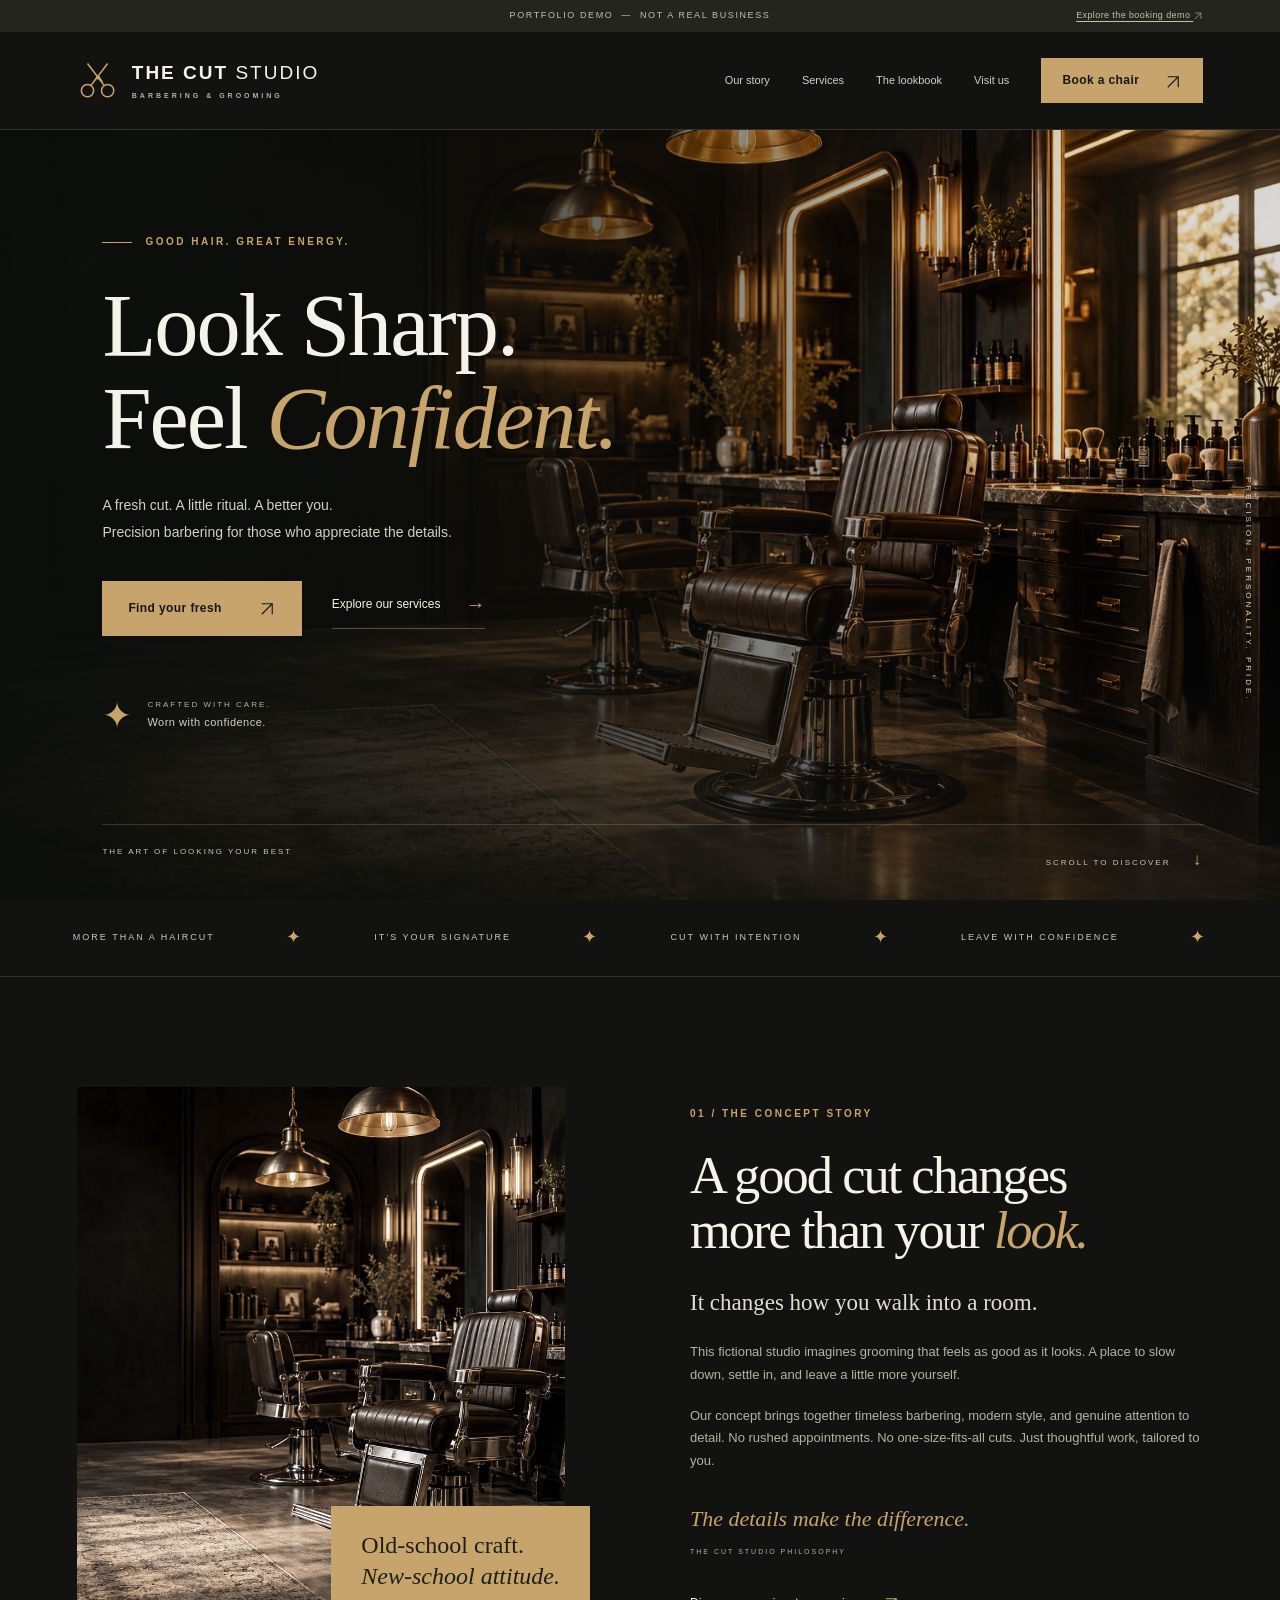
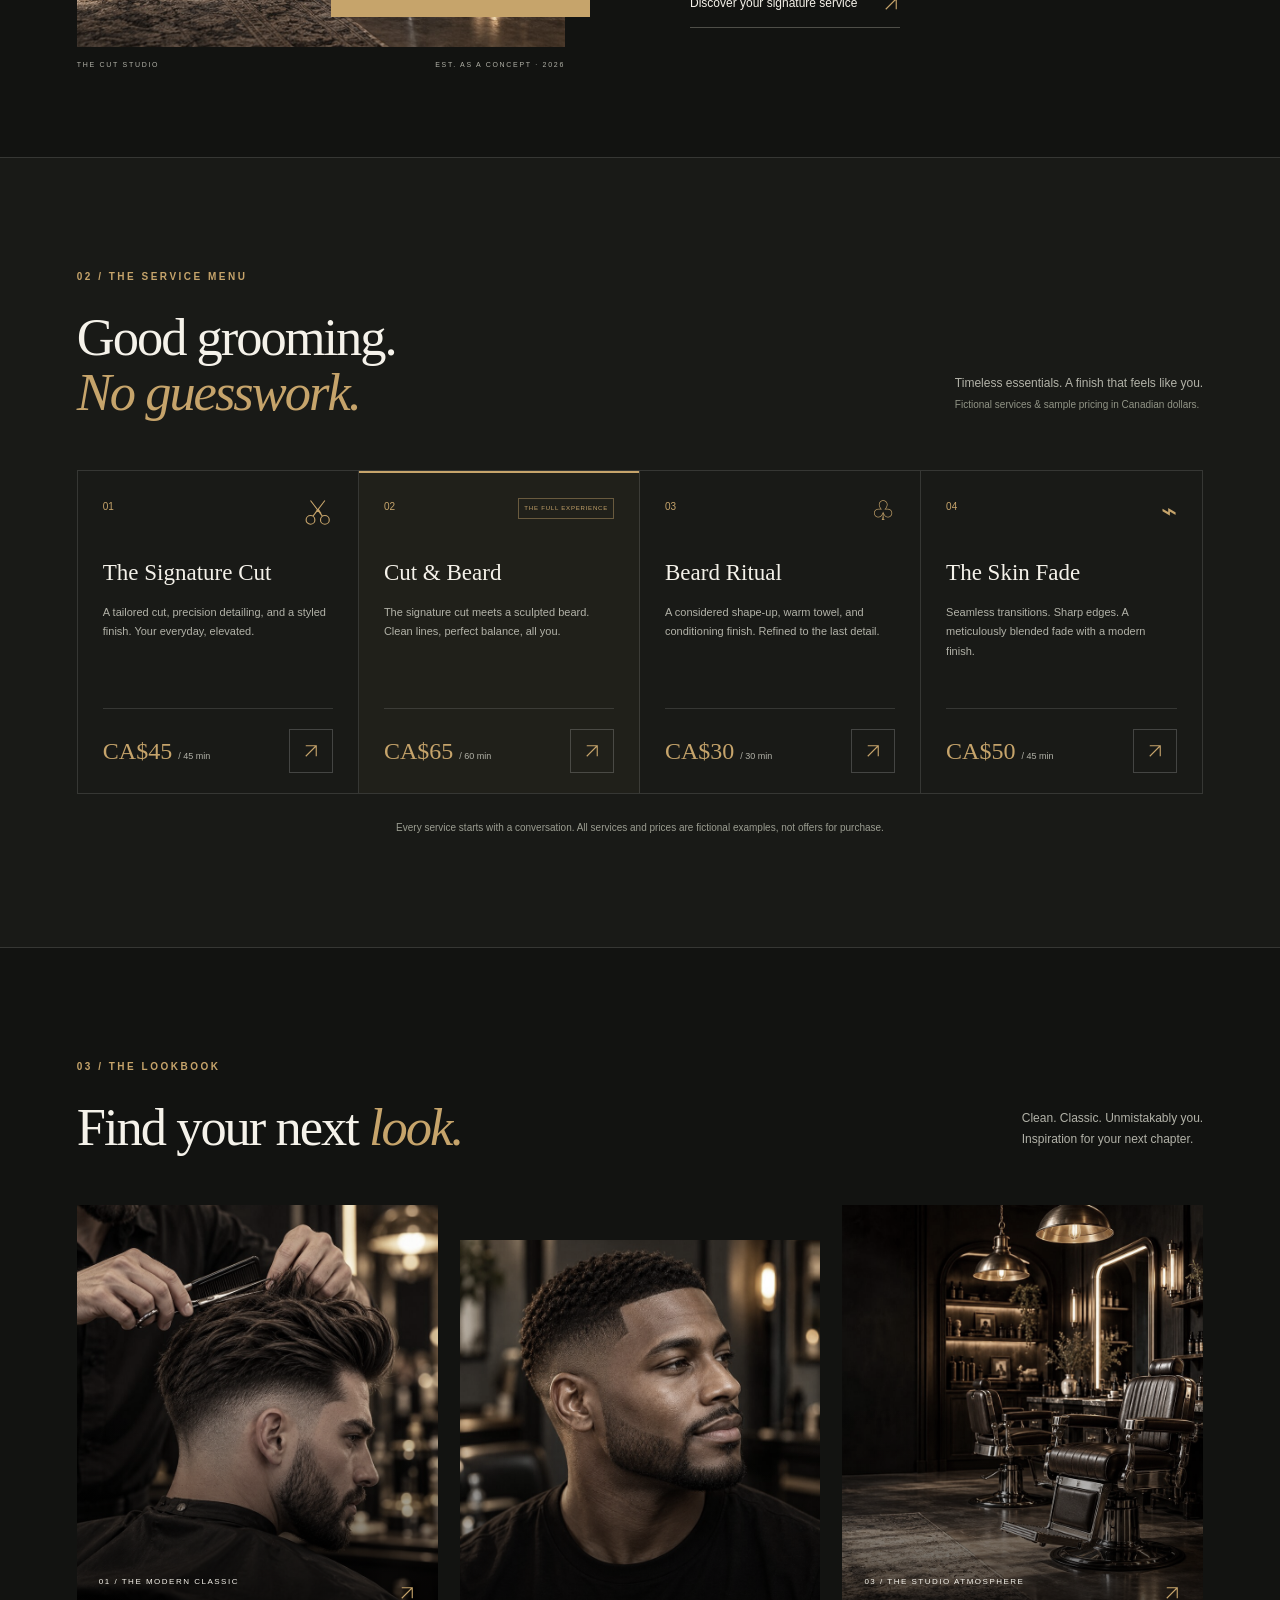
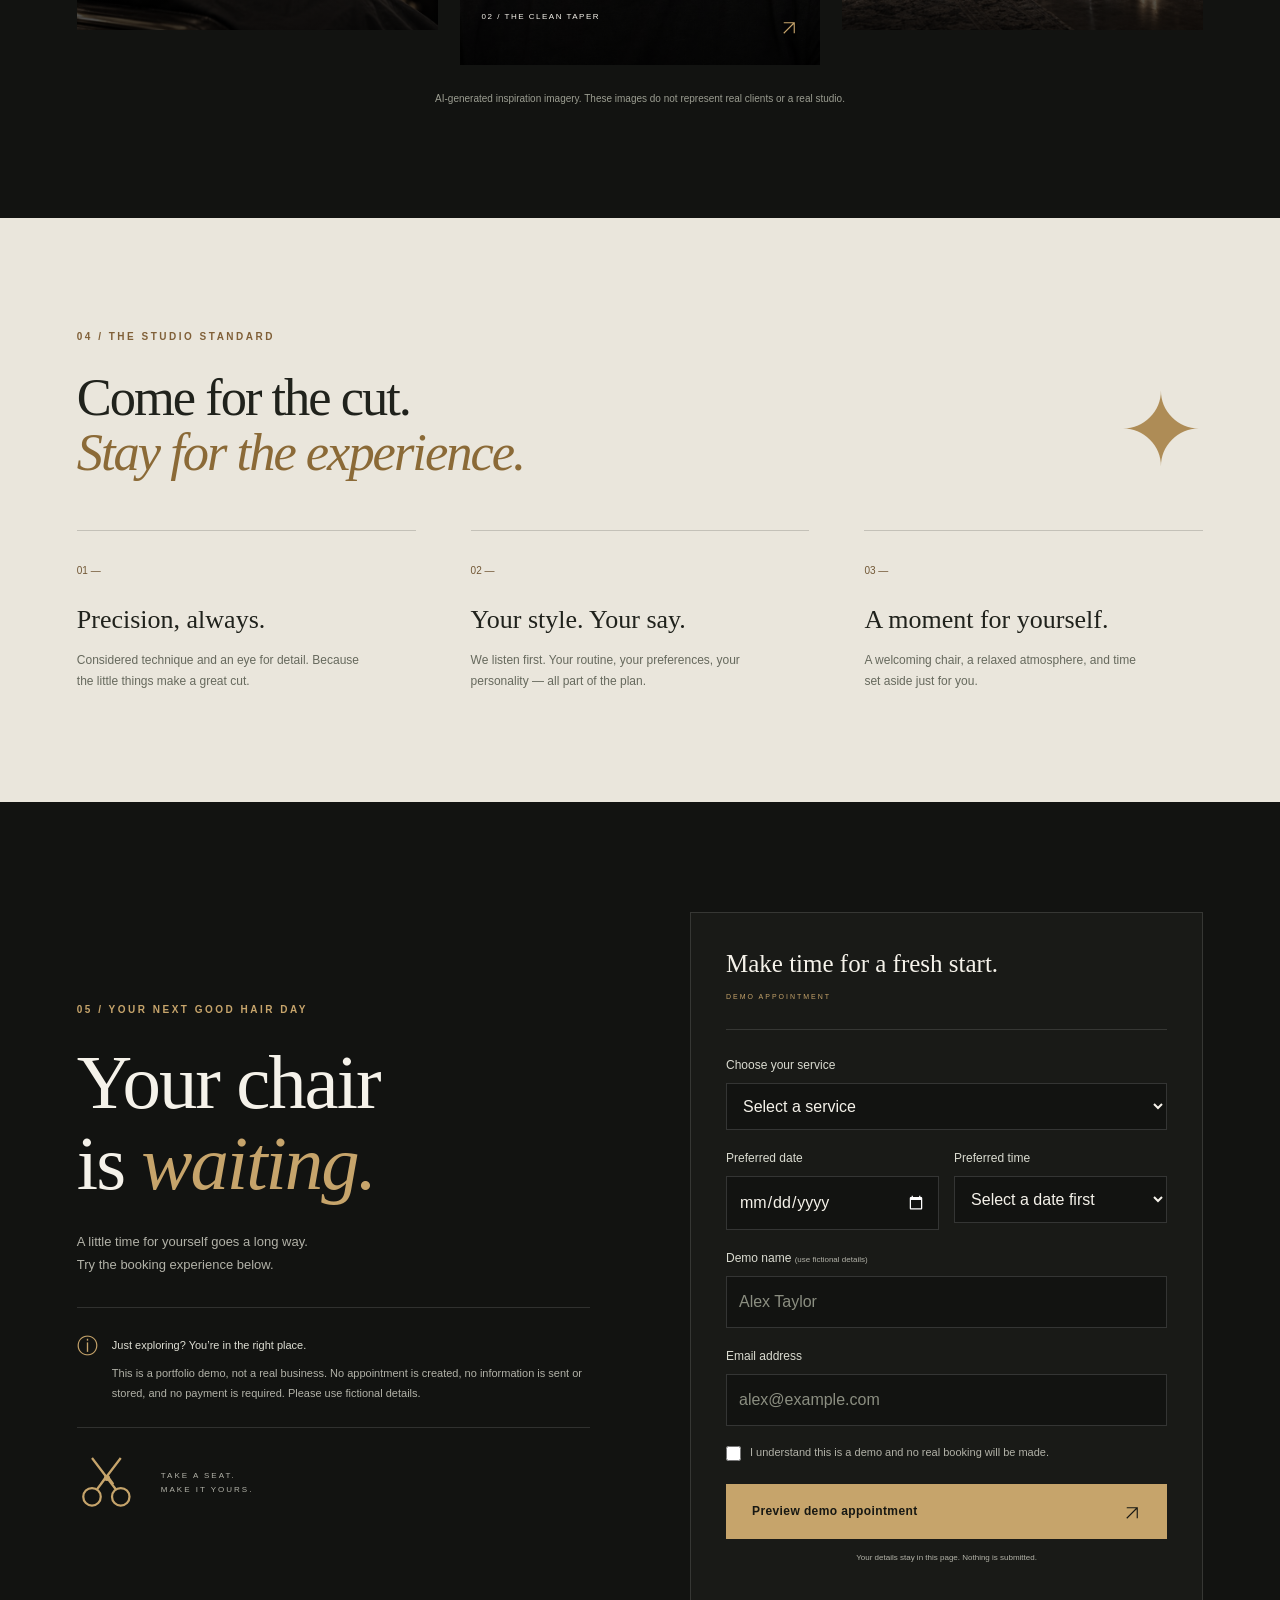
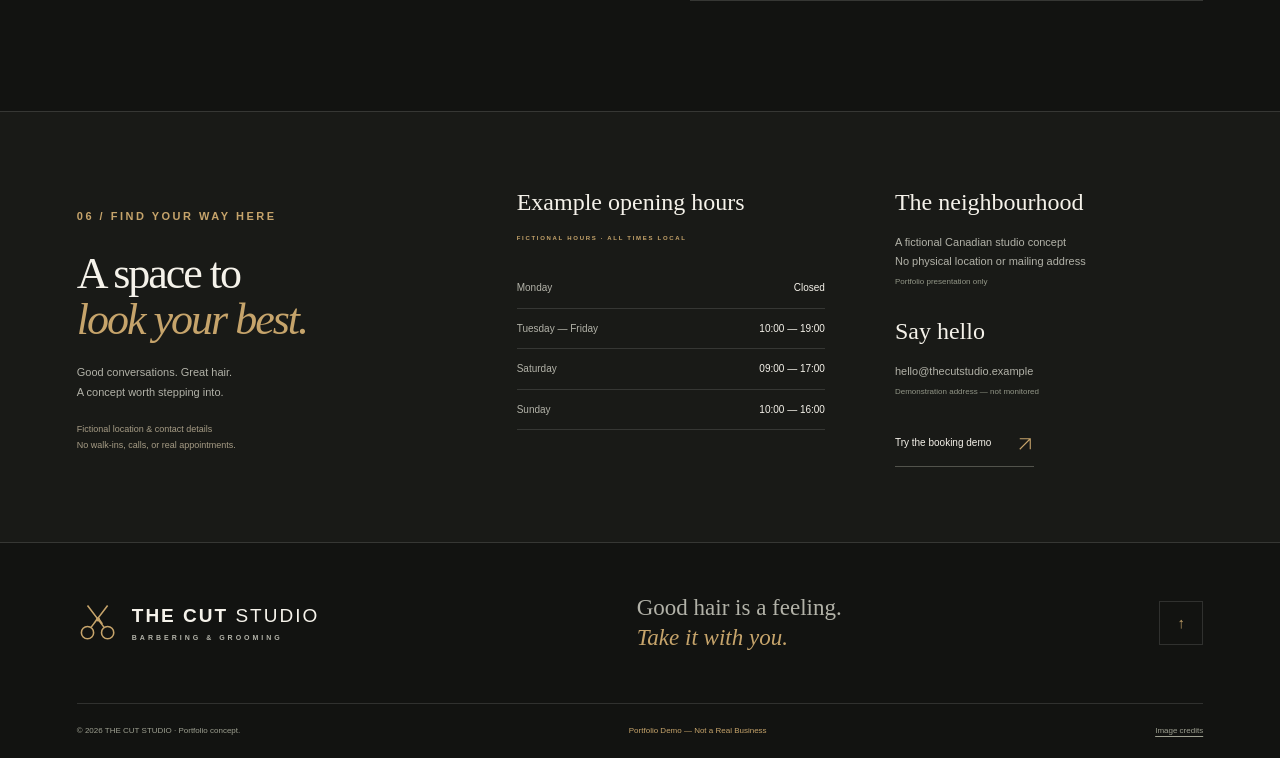
<file: index.html>
<!doctype html>
<html lang="en-CA">
  <head>
    <meta charset="UTF-8" />
    <meta name="viewport" content="width=device-width, initial-scale=1" />
    <title>THE CUT STUDIO — A Cut Above the Ordinary | Portfolio Demo</title>
    <meta
      name="description"
      content="Discover THE CUT STUDIO: a fictional premium barbershop concept. Explore signature cuts, grooming services, and an interactive appointment demo. No real bookings."
    />
    <meta
      http-equiv="Content-Security-Policy"
      content="form-action 'none'; connect-src 'none'; object-src 'none'; base-uri 'self'"
    />
    <link
      rel="preload"
      as="image"
      href="assets/hero.jpg"
      fetchpriority="high"
    />
    <meta
      property="og:url"
      content="https://qitaifeng5-lang.github.io/barbershop-demo/"
    />
    <meta
      property="og:image:alt"
      content="AI-generated luxury barbershop interior for a fictional portfolio concept"
    />
    <meta name="theme-color" content="#121311" />
    <link
      rel="canonical"
      href="https://qitaifeng5-lang.github.io/barbershop-demo/"
    />
    <meta
      property="og:image"
      content="https://qitaifeng5-lang.github.io/barbershop-demo/assets/hero.jpg"
    />
    <meta name="twitter:card" content="summary_large_image" />
    <meta
      property="og:title"
      content="THE CUT STUDIO — Premium Barbershop Portfolio Demo"
    />
    <meta
      property="og:description"
      content="Precision cuts. Considered details. A premium barbershop portfolio demonstration."
    />
    <meta property="og:type" content="website" />
    <link rel="icon" href="assets/favicon.svg" type="image/svg+xml" />
    <link rel="stylesheet" href="styles.css" />
    <script src="script.js" defer></script>
  </head>
  <body>
    <a class="skip-link" href="#main">Skip to content</a>
    <div class="demo-banner">
      PORTFOLIO DEMO <span>—</span> NOT A REAL BUSINESS
      <a href="#booking"
        >Explore the booking demo
        <svg
          class="icon arrow-icon"
          viewBox="0 0 24 24"
          fill="none"
          stroke="currentColor"
          stroke-width="1.5"
          aria-hidden="true"
        >
          <path d="M5 19 19 5M5 5h14v14" /></svg
      ></a>
    </div>
    <header class="site-header">
      <a class="brand" href="#home" aria-label="The Cut Studio home"
        ><span class="brand-icon" aria-hidden="true"
          ><svg
            class="scissors-icon"
            viewBox="0 0 48 48"
            fill="none"
            stroke="currentColor"
            stroke-width="1.8"
            aria-hidden="true"
          >
            <circle cx="12" cy="35" r="7" />
            <circle cx="35" cy="35" r="7" />
            <path d="m16 29 19-25M31 29 12 4M24 18l-5 7m5-7 5 7" />
            <circle cx="24" cy="20" r="1.5" /></svg></span
        ><span
          >THE CUT <b>STUDIO</b><small>BARBERING & GROOMING</small></span
        ></a
      >
      <button
        class="menu-toggle"
        aria-expanded="false"
        aria-controls="navigation"
        aria-label="Open navigation"
      >
        <span></span><span></span>
      </button>
      <nav id="navigation" aria-label="Main navigation">
        <a href="#about">Our story</a><a href="#services">Services</a
        ><a href="#gallery">The lookbook</a><a href="#contact">Visit us</a
        ><a class="button button-small" href="#booking"
          >Book a chair
          <span
            ><svg
              class="icon arrow-icon"
              viewBox="0 0 24 24"
              fill="none"
              stroke="currentColor"
              stroke-width="1.5"
              aria-hidden="true"
            >
              <path d="M5 19 19 5M5 5h14v14" /></svg></span
        ></a>
      </nav>
    </header>
    <main id="main">
      <section id="home" class="hero">
        <div
          class="hero-photo"
          role="img"
          aria-label="A thoughtfully designed barbershop with classic chairs"
        ></div>
        <div class="hero-content">
          <p class="eyebrow">
            <span class="gold-line"></span> GOOD HAIR. GREAT ENERGY.
          </p>
          <h1>Look Sharp.<br />Feel <em>Confident.</em></h1>
          <p class="hero-description">
            A fresh cut. A little ritual. A better you.<br />Precision barbering
            for those who appreciate the details.
          </p>
          <div class="hero-actions">
            <a class="button" href="#booking"
              >Find your fresh
              <span
                ><svg
                  class="icon arrow-icon"
                  viewBox="0 0 24 24"
                  fill="none"
                  stroke="currentColor"
                  stroke-width="1.5"
                  aria-hidden="true"
                >
                  <path d="M5 19 19 5M5 5h14v14" /></svg></span></a
            ><a class="text-link" href="#services"
              >Explore our services <span>→</span></a
            >
          </div>
          <div class="hero-note">
            <span class="seal" aria-hidden="true">✦</span>
            <p>
              CRAFTED WITH CARE.<br /><strong>Worn with confidence.</strong>
            </p>
          </div>
        </div>
        <div class="hero-bottom">
          <span>THE ART OF LOOKING YOUR BEST</span
          ><a href="#about">SCROLL TO DISCOVER <span>↓</span></a>
        </div>
        <span class="hero-side" aria-hidden="true"
          >PRECISION. PERSONALITY. PRIDE.</span
        >
      </section>
      <div class="ticker" aria-hidden="true">
        <span>MORE THAN A HAIRCUT</span><i>✦</i><span>IT’S YOUR SIGNATURE</span
        ><i>✦</i><span>CUT WITH INTENTION</span><i>✦</i
        ><span>LEAVE WITH CONFIDENCE</span><i>✦</i>
      </div>
      <section id="about" class="section about wrap">
        <div class="about-image reveal">
          <img
            src="assets/hero.jpg"
            alt="AI-generated concept of a warm, carefully designed barbershop interior"
            width="1536"
            height="1024"
            loading="lazy"
            decoding="async"
          />
          <div class="image-caption">
            <span>THE CUT STUDIO</span><span>EST. AS A CONCEPT · 2026</span>
          </div>
          <div class="image-tag">
            Old-school craft.<br /><em>New-school attitude.</em>
          </div>
        </div>
        <div class="about-copy reveal">
          <p class="eyebrow">01 / THE CONCEPT STORY</p>
          <h2>A good cut changes<br />more than your <em>look.</em></h2>
          <p class="lead">It changes how you walk into a room.</p>
          <p>
            This fictional studio imagines grooming that feels as good as it
            looks. A place to slow down, settle in, and leave a little more
            yourself.
          </p>
          <p>
            Our concept brings together timeless barbering, modern style, and
            genuine attention to detail. No rushed appointments. No
            one-size-fits-all cuts. Just thoughtful work, tailored to you.
          </p>
          <div class="signature">
            The details make the difference.<span
              >THE CUT STUDIO PHILOSOPHY</span
            >
          </div>
          <a class="text-link" href="#services"
            >Discover your signature service
            <span
              ><svg
                class="icon arrow-icon"
                viewBox="0 0 24 24"
                fill="none"
                stroke="currentColor"
                stroke-width="1.5"
                aria-hidden="true"
              >
                <path d="M5 19 19 5M5 5h14v14" /></svg></span
          ></a>
        </div>
      </section>
      <section id="services" class="section services">
        <div class="wrap">
          <div class="section-heading reveal">
            <div>
              <p class="eyebrow">02 / THE SERVICE MENU</p>
              <h2>Good grooming.<br /><em>No guesswork.</em></h2>
            </div>
            <p>
              Timeless essentials. A finish that feels like you.<br /><span
                >Fictional services & sample pricing in Canadian dollars.</span
              >
            </p>
          </div>
          <div class="service-grid">
            <article class="service-card reveal">
              <div class="service-top">
                <span>01</span
                ><span class="service-symbol" aria-hidden="true"
                  ><svg
                    class="scissors-icon"
                    viewBox="0 0 48 48"
                    fill="none"
                    stroke="currentColor"
                    stroke-width="1.8"
                    aria-hidden="true"
                  >
                    <circle cx="12" cy="35" r="7" />
                    <circle cx="35" cy="35" r="7" />
                    <path d="m16 29 19-25M31 29 12 4M24 18l-5 7m5-7 5 7" />
                    <circle cx="24" cy="20" r="1.5" /></svg
                ></span>
              </div>
              <h3>The Signature Cut</h3>
              <p>
                A tailored cut, precision detailing, and a styled finish. Your
                everyday, elevated.
              </p>
              <div class="service-price">
                <span>CA$45 <small>/ 45 min</small></span
                ><a
                  href="#booking"
                  data-service="signature"
                  aria-label="Try booking The Signature Cut"
                  ><svg
                    class="icon arrow-icon"
                    viewBox="0 0 24 24"
                    fill="none"
                    stroke="currentColor"
                    stroke-width="1.5"
                    aria-hidden="true"
                  >
                    <path d="M5 19 19 5M5 5h14v14" /></svg
                ></a>
              </div>
            </article>
            <article class="service-card featured reveal">
              <div class="service-top">
                <span>02</span><span class="pill">THE FULL EXPERIENCE</span>
              </div>
              <h3>Cut & Beard</h3>
              <p>
                The signature cut meets a sculpted beard. Clean lines, perfect
                balance, all you.
              </p>
              <div class="service-price">
                <span>CA$65 <small>/ 60 min</small></span
                ><a
                  href="#booking"
                  data-service="combo"
                  aria-label="Try booking Cut and Beard"
                  ><svg
                    class="icon arrow-icon"
                    viewBox="0 0 24 24"
                    fill="none"
                    stroke="currentColor"
                    stroke-width="1.5"
                    aria-hidden="true"
                  >
                    <path d="M5 19 19 5M5 5h14v14" /></svg
                ></a>
              </div>
            </article>
            <article class="service-card reveal">
              <div class="service-top">
                <span>03</span
                ><span class="service-symbol" aria-hidden="true">♧</span>
              </div>
              <h3>Beard Ritual</h3>
              <p>
                A considered shape-up, warm towel, and conditioning finish.
                Refined to the last detail.
              </p>
              <div class="service-price">
                <span>CA$30 <small>/ 30 min</small></span
                ><a
                  href="#booking"
                  data-service="beard"
                  aria-label="Try booking Beard Ritual"
                  ><svg
                    class="icon arrow-icon"
                    viewBox="0 0 24 24"
                    fill="none"
                    stroke="currentColor"
                    stroke-width="1.5"
                    aria-hidden="true"
                  >
                    <path d="M5 19 19 5M5 5h14v14" /></svg
                ></a>
              </div>
            </article>
            <article class="service-card reveal">
              <div class="service-top">
                <span>04</span
                ><span class="service-symbol" aria-hidden="true">⌁</span>
              </div>
              <h3>The Skin Fade</h3>
              <p>
                Seamless transitions. Sharp edges. A meticulously blended fade
                with a modern finish.
              </p>
              <div class="service-price">
                <span>CA$50 <small>/ 45 min</small></span
                ><a
                  href="#booking"
                  data-service="fade"
                  aria-label="Try booking The Skin Fade"
                  ><svg
                    class="icon arrow-icon"
                    viewBox="0 0 24 24"
                    fill="none"
                    stroke="currentColor"
                    stroke-width="1.5"
                    aria-hidden="true"
                  >
                    <path d="M5 19 19 5M5 5h14v14" /></svg
                ></a>
              </div>
            </article>
          </div>
          <p class="menu-footnote">
            Every service starts with a conversation. All services and prices
            are fictional examples, not offers for purchase.
          </p>
        </div>
      </section>
      <section id="gallery" class="section wrap">
        <div class="section-heading reveal">
          <div>
            <p class="eyebrow">03 / THE LOOKBOOK</p>
            <h2>Find your next <em>look.</em></h2>
          </div>
          <p>
            Clean. Classic. Unmistakably you.<br />Inspiration for your next
            chapter.
          </p>
        </div>
        <div class="gallery-grid">
          <figure class="gallery-item reveal">
            <img
              src="assets/cut.jpg"
              width="800"
              height="1200"
              loading="lazy"
              decoding="async"
              alt="Precision barbering and a sharply finished haircut"
            />
            <figcaption>
              <span>01 / THE MODERN CLASSIC</span
              ><span
                ><svg
                  class="icon arrow-icon"
                  viewBox="0 0 24 24"
                  fill="none"
                  stroke="currentColor"
                  stroke-width="1.5"
                  aria-hidden="true"
                >
                  <path d="M5 19 19 5M5 5h14v14" /></svg
              ></span>
            </figcaption>
          </figure>
          <figure class="gallery-item reveal">
            <img
              src="assets/detail.jpg"
              width="800"
              height="1200"
              loading="lazy"
              decoding="async"
              alt="AI-generated hairstyle inspiration: a short textured crop with a precise taper and beard"
            />
            <figcaption>
              <span>02 / THE CLEAN TAPER</span
              ><span
                ><svg
                  class="icon arrow-icon"
                  viewBox="0 0 24 24"
                  fill="none"
                  stroke="currentColor"
                  stroke-width="1.5"
                  aria-hidden="true"
                >
                  <path d="M5 19 19 5M5 5h14v14" /></svg
              ></span>
            </figcaption>
          </figure>
          <figure class="gallery-item reveal">
            <img
              src="assets/hero.jpg"
              width="1536"
              height="1024"
              loading="lazy"
              decoding="async"
              alt="Timeless barbershop atmosphere and styling inspiration"
            />
            <figcaption>
              <span>03 / THE STUDIO ATMOSPHERE</span
              ><span
                ><svg
                  class="icon arrow-icon"
                  viewBox="0 0 24 24"
                  fill="none"
                  stroke="currentColor"
                  stroke-width="1.5"
                  aria-hidden="true"
                >
                  <path d="M5 19 19 5M5 5h14v14" /></svg
              ></span>
            </figcaption>
          </figure>
        </div>
        <p class="menu-footnote">
          AI-generated inspiration imagery. These images do not represent real
          clients or a real studio.
        </p>
      </section>
      <section class="section difference">
        <div class="wrap">
          <div class="section-heading reveal">
            <div>
              <p class="eyebrow">04 / THE STUDIO STANDARD</p>
              <h2>Come for the cut.<br /><em>Stay for the experience.</em></h2>
            </div>
            <span class="large-star" aria-hidden="true">✦</span>
          </div>
          <div class="values">
            <article class="reveal">
              <span>01 —</span>
              <h3>Precision, always.</h3>
              <p>
                Considered technique and an eye for detail. Because the little
                things make a great cut.
              </p>
            </article>
            <article class="reveal">
              <span>02 —</span>
              <h3>Your style. Your say.</h3>
              <p>
                We listen first. Your routine, your preferences, your
                personality — all part of the plan.
              </p>
            </article>
            <article class="reveal">
              <span>03 —</span>
              <h3>A moment for yourself.</h3>
              <p>
                A welcoming chair, a relaxed atmosphere, and time set aside just
                for you.
              </p>
            </article>
          </div>
        </div>
      </section>
      <section id="booking" class="section wrap booking">
        <div class="booking-copy reveal">
          <p class="eyebrow">05 / YOUR NEXT GOOD HAIR DAY</p>
          <h2>Your chair <br />is <em>waiting.</em></h2>
          <p>
            A little time for yourself goes a long way.<br />Try the booking
            experience below.
          </p>
          <div class="demo-callout">
            <span aria-hidden="true">ⓘ</span>
            <div>
              <strong>Just exploring? You’re in the right place.</strong>
              <p>
                This is a portfolio demo, not a real business. No appointment is
                created, no information is sent or stored, and no payment is
                required. Please use fictional details.
              </p>
            </div>
          </div>
          <div class="booking-decoration" aria-hidden="true">
            <svg
              class="scissors-icon"
              viewBox="0 0 48 48"
              fill="none"
              stroke="currentColor"
              stroke-width="1.8"
              aria-hidden="true"
            >
              <circle cx="12" cy="35" r="7" />
              <circle cx="35" cy="35" r="7" />
              <path d="m16 29 19-25M31 29 12 4M24 18l-5 7m5-7 5 7" />
              <circle cx="24" cy="20" r="1.5" />
            </svg>
            <span>TAKE A SEAT.<br />MAKE IT YOURS.</span>
          </div>
        </div>
        <form
          method="dialog"
          id="booking-form"
          class="booking-form reveal"
          novalidate
        >
          <div class="form-heading">
            <h3>Make time for a fresh start.</h3>
            <span>DEMO APPOINTMENT</span>
          </div>
          <div class="field">
            <label for="service">Choose your service</label
            ><select id="service" name="service" required>
              <option value="">Select a service</option>
              <option value="signature">
                The Signature Cut · CA$45 · 45 min
              </option>
              <option value="combo">Cut & Beard · CA$65 · 60 min</option>
              <option value="beard">Beard Ritual · CA$30 · 30 min</option>
              <option value="fade">The Skin Fade · CA$50 · 45 min</option>
            </select>
          </div>
          <div class="form-row">
            <div class="field">
              <label for="date">Preferred date</label
              ><input type="date" id="date" name="date" required />
            </div>
            <div class="field">
              <label for="time">Preferred time</label
              ><select id="time" name="time" required>
                <option value="">Select a date first</option>
              </select>
            </div>
          </div>
          <div class="field">
            <label for="name"
              >Demo name <span>(use fictional details)</span></label
            ><input
              id="name"
              name="name"
              autocomplete="off"
              placeholder="Alex Taylor"
              maxlength="80"
              required
            />
          </div>
          <div class="field">
            <label for="email">Email address</label
            ><input
              id="email"
              name="email"
              type="email"
              autocomplete="off"
              placeholder="alex@example.com"
              maxlength="254"
              required
            />
          </div>
          <label class="checkbox"
            ><input id="acknowledge" type="checkbox" required /><span
              >I understand this is a demo and no real booking will be
              made.</span
            ></label
          >
          <div id="form-errors" role="alert" tabindex="-1" hidden></div>
          <button class="button" type="submit" disabled>
            Preview demo appointment
            <span
              ><svg
                class="icon arrow-icon"
                viewBox="0 0 24 24"
                fill="none"
                stroke="currentColor"
                stroke-width="1.5"
                aria-hidden="true"
              >
                <path d="M5 19 19 5M5 5h14v14" /></svg
            ></span>
          </button>
          <p class="privacy-note">
            Your details stay in this page. Nothing is submitted.
          </p>
          <div
            id="booking-result"
            class="booking-result"
            role="status"
            tabindex="-1"
            hidden
          ></div>
          <noscript
            ><p>
              JavaScript is required for the interactive booking preview. This
              fictional studio does not accept real bookings.
            </p></noscript
          >
        </form>
      </section>
      <section id="contact" class="contact-section">
        <div class="wrap contact-grid">
          <div>
            <p class="eyebrow">06 / FIND YOUR WAY HERE</p>
            <h2>A space to <br /><em>look your best.</em></h2>
            <p>
              Good conversations. Great hair.<br />A concept worth stepping
              into.
            </p>
            <p class="contact-demo">
              Fictional location & contact details<br />No walk-ins, calls, or
              real appointments.
            </p>
          </div>
          <div class="hours">
            <h3>Example opening hours</h3>
            <p class="eyebrow">FICTIONAL HOURS · ALL TIMES LOCAL</p>
            <dl>
              <div>
                <dt>Monday</dt>
                <dd>Closed</dd>
              </div>
              <div>
                <dt>Tuesday — Friday</dt>
                <dd>10:00 — 19:00</dd>
              </div>
              <div>
                <dt>Saturday</dt>
                <dd>09:00 — 17:00</dd>
              </div>
              <div>
                <dt>Sunday</dt>
                <dd>10:00 — 16:00</dd>
              </div>
            </dl>
          </div>
          <div class="contact-details">
            <h3>The neighbourhood</h3>
            <p>
              A fictional Canadian studio concept<br />No physical location or
              mailing address<br /><span>Portfolio presentation only</span>
            </p>
            <h3>Say hello</h3>
            <p>
              hello@thecutstudio.example<br /><span
                >Demonstration address — not monitored</span
              >
            </p>
            <a class="text-link" href="#booking"
              >Try the booking demo
              <span
                ><svg
                  class="icon arrow-icon"
                  viewBox="0 0 24 24"
                  fill="none"
                  stroke="currentColor"
                  stroke-width="1.5"
                  aria-hidden="true"
                >
                  <path d="M5 19 19 5M5 5h14v14" /></svg></span
            ></a>
          </div>
        </div>
      </section>
    </main>
    <footer>
      <div class="wrap footer-main">
        <a class="brand" href="#home"
          ><span class="brand-icon" aria-hidden="true"
            ><svg
              class="scissors-icon"
              viewBox="0 0 48 48"
              fill="none"
              stroke="currentColor"
              stroke-width="1.8"
              aria-hidden="true"
            >
              <circle cx="12" cy="35" r="7" />
              <circle cx="35" cy="35" r="7" />
              <path d="m16 29 19-25M31 29 12 4M24 18l-5 7m5-7 5 7" />
              <circle cx="24" cy="20" r="1.5" /></svg></span
          ><span
            >THE CUT <b>STUDIO</b><small>BARBERING & GROOMING</small></span
          ></a
        >
        <p>Good hair is a feeling.<br /><em>Take it with you.</em></p>
        <a class="back-top" href="#home" aria-label="Back to top">↑</a>
      </div>
      <div class="wrap footer-bottom">
        <span
          >© <span id="year">2026</span> THE CUT STUDIO · Portfolio
          concept.</span
        ><span>Portfolio Demo — Not a Real Business</span
        ><a href="credits.html">Image credits</a>
      </div>
    </footer>
  </body>
</html>
</file>
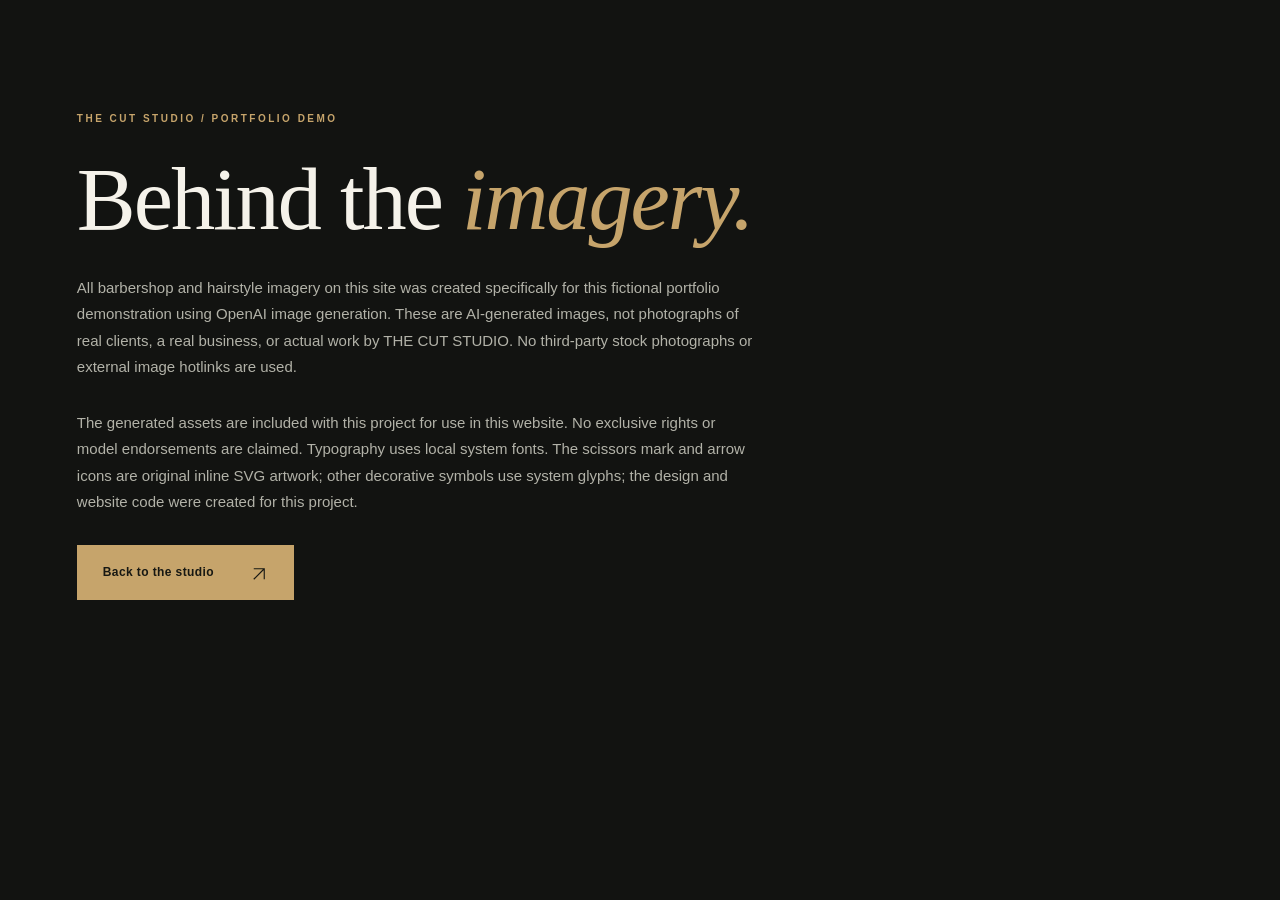
<file: credits.html>
<!doctype html>
<html lang="en">
  <head>
    <meta charset="utf-8" />
    <meta name="viewport" content="width=device-width, initial-scale=1" />
    <meta name="robots" content="noindex" />
    <title>Image Credits — THE CUT STUDIO</title>
    <link rel="stylesheet" href="styles.css" />
    <link rel="icon" href="assets/favicon.svg" type="image/svg+xml" />
  </head>
  <body>
    <main class="wrap section">
      <p class="eyebrow">THE CUT STUDIO / PORTFOLIO DEMO</p>
      <h1>Behind the <em>imagery.</em></h1>
      <p style="margin: 30px 0; max-width: 680px">
        All barbershop and hairstyle imagery on this site was created
        specifically for this fictional portfolio demonstration using OpenAI
        image generation. These are AI-generated images, not photographs of real
        clients, a real business, or actual work by THE CUT STUDIO. No
        third-party stock photographs or external image hotlinks are used.
      </p>
      <p style="margin-bottom: 30px; max-width: 680px">
        The generated assets are included with this project for use in this
        website. No exclusive rights or model endorsements are claimed.
        Typography uses local system fonts. The scissors mark and arrow icons
        are original inline SVG artwork; other decorative symbols use system
        glyphs; the design and website code were created for this project.
      </p>
      <a class="button" href="./"
        >Back to the studio
        <span
          ><svg
            class="icon arrow-icon"
            viewBox="0 0 24 24"
            fill="none"
            stroke="currentColor"
            stroke-width="1.5"
            aria-hidden="true"
          >
            <path d="M5 19 19 5M5 5h14v14" /></svg></span
      ></a>
    </main>
  </body>
</html>
</file>
<file: styles.css>
:root {
  --bg: #121311;
  --surface: #191a17;
  --gold: #c6a46b;
  --white: #f5f2ea;
  --muted: #b2b2a8;
  --line: #ffffff20;
  --serif: Georgia, "Times New Roman", serif;
  --sans: Arial, Helvetica, sans-serif;
}
* {
  box-sizing: border-box;
}
html {
  scroll-behavior: smooth;
  scroll-padding-top: 100px;
}
body {
  margin: 0;
  background: var(--bg);
  color: var(--white);
  font-family: var(--sans);
  font-size: 15px;
  line-height: 1.75;
}
a {
  color: inherit;
  text-decoration: none;
}
button,
input,
select {
  font: inherit;
}
button,
a,
input,
select {
  -webkit-tap-highlight-color: transparent;
}
button {
  cursor: pointer;
}
img {
  display: block;
  width: 100%;
  height: 100%;
  object-fit: cover;
}
h1,
h2,
h3,
p,
figure {
  margin: 0;
}
h1,
h2 {
  font-family: var(--serif);
  font-weight: 400;
  line-height: 1.05;
  letter-spacing: -2px;
}
h1 {
  font-size: clamp(64px, 6.9vw, 112px);
}
h2 {
  font-size: clamp(42px, 4.1vw, 64px);
}
h3 {
  font-family: var(--serif);
  font-size: 26px;
  font-weight: 400;
  line-height: 1.3;
}
em {
  font-weight: 400;
  color: var(--gold);
}
p {
  color: var(--muted);
}
:focus-visible {
  outline: 2px solid var(--gold);
  outline-offset: 5px;
}
::selection {
  background: var(--gold);
  color: var(--bg);
}
.wrap {
  width: min(1240px, 88%);
  margin: auto;
}
.section {
  padding-top: 110px;
  padding-bottom: 110px;
}
.eyebrow {
  font-size: 10px;
  font-weight: 600;
  letter-spacing: 2.5px;
  color: var(--gold);
  margin-bottom: 25px;
}
.button {
  display: inline-flex;
  align-items: center;
  justify-content: space-between;
  gap: 36px;
  background: var(--gold);
  border: 1px solid var(--gold);
  color: #171813;
  padding: 16px 25px;
  font-size: 12px;
  font-weight: 700;
  letter-spacing: 0.4px;
  transition:
    background 0.2s,
    transform 0.2s;
}
.button:hover {
  background: #dec08d;
  transform: translateY(-2px);
}
.button span {
  font-size: 20px;
  line-height: 1;
}
.button-small {
  padding: 11px 20px;
  gap: 25px;
}
.text-link {
  display: inline-flex;
  align-items: center;
  gap: 25px;
  font-size: 12px;
  border-bottom: 1px solid #b6b6a85c;
  padding-bottom: 6px;
}
.text-link span {
  color: var(--gold);
  font-size: 20px;
}
.text-link:hover {
  color: var(--gold);
}
.demo-banner {
  height: 32px;
  background: #24251e;
  color: #c9beaa;
  display: flex;
  align-items: center;
  justify-content: center;
  gap: 8px;
  font-size: 9px;
  letter-spacing: 1.6px;
}
.demo-banner a {
  position: absolute;
  right: 6%;
  letter-spacing: 0.4px;
  font-size: 9px;
  text-decoration: underline;
  text-underline-offset: 3px;
}
.site-header {
  height: 98px;
  padding: 0 6%;
  display: flex;
  align-items: center;
  justify-content: space-between;
  border-bottom: 1px solid var(--line);
  background: var(--bg);
  position: relative;
  z-index: 10;
}
.brand {
  display: flex;
  align-items: center;
  gap: 13px;
  font-size: 19px;
  font-weight: 700;
  letter-spacing: 2px;
  line-height: 1.25;
}
.brand b {
  font-weight: 400;
}
.brand small {
  display: block;
  font-size: 7px;
  letter-spacing: 3px;
  margin-top: 7px;
  color: var(--muted);
}
.brand-icon {
  color: var(--gold);
  font-size: 41px;
  line-height: 1;
  font-weight: 400;
}
.site-header nav {
  display: flex;
  gap: 32px;
  align-items: center;
}
.site-header nav > a:not(.button) {
  font-size: 11px;
  color: #d0d0c7;
}
.site-header nav > a:hover {
  color: var(--gold);
}
.menu-toggle {
  display: none;
}
.hero {
  min-height: 700px;
  height: calc(100svh - 130px);
  max-height: 940px;
  position: relative;
  isolation: isolate;
  display: flex;
  align-items: center;
  padding: 50px 8% 100px;
  overflow: hidden;
}
.hero-photo {
  position: absolute;
  inset: 0;
  z-index: -2;
  background: url("assets/hero.jpg") center 52% / cover;
}
.hero:before {
  content: "";
  position: absolute;
  inset: 0;
  z-index: -1;
  background:
    linear-gradient(
      90deg,
      rgba(12, 14, 11, 0.96) 0%,
      rgba(12, 14, 11, 0.77) 36%,
      rgba(12, 14, 11, 0.15) 80%
    ),
    linear-gradient(0deg, #121311b0, transparent 40%);
}
.hero-content {
  max-width: 780px;
}
.hero .eyebrow {
  display: flex;
  align-items: center;
  gap: 13px;
  margin-bottom: 28px;
}
.gold-line {
  height: 1px;
  width: 30px;
  background: var(--gold);
}
.hero-description {
  font-size: 14px;
  line-height: 1.9;
  margin-top: 28px;
  color: #d0d0c5;
}
.hero-actions {
  display: flex;
  align-items: center;
  gap: 30px;
  margin-top: 35px;
}
.hero-note {
  display: flex;
  align-items: center;
  gap: 15px;
  margin-top: 48px;
}
.seal {
  font-size: 36px;
  color: var(--gold);
}
.hero-note p {
  font-size: 8px;
  letter-spacing: 2px;
  line-height: 1.9;
}
.hero-note strong {
  font-size: 11px;
  letter-spacing: 0.5px;
  font-weight: 400;
  color: #d0d0c7;
}
.hero-bottom {
  position: absolute;
  bottom: 25px;
  left: 8%;
  right: 6%;
  display: flex;
  justify-content: space-between;
  border-top: 1px solid #ffffff26;
  padding-top: 20px;
  font-size: 8px;
  letter-spacing: 2px;
  color: #c7c7bc;
}
.hero-bottom a span {
  margin-left: 18px;
  color: var(--gold);
  font-size: 17px;
}
.hero-side {
  position: absolute;
  right: 25px;
  top: 45%;
  writing-mode: vertical-rl;
  letter-spacing: 3px;
  font-size: 8px;
  color: #ddd9c9;
}
.ticker {
  display: flex;
  justify-content: space-around;
  gap: 28px;
  align-items: center;
  padding: 22px 4%;
  border-bottom: 1px solid var(--line);
  font-size: 9px;
  letter-spacing: 2px;
  color: #c8c8bc;
  overflow: hidden;
  white-space: nowrap;
}
.ticker i {
  color: var(--gold);
  font-size: 18px;
  font-style: normal;
}
.about {
  display: grid;
  grid-template-columns: 1fr 1fr;
  gap: 100px;
  align-items: center;
}
.about-image {
  position: relative;
  height: 560px;
  padding-right: 25px;
}
.about-image img {
  filter: saturate(0.5);
  object-position: center;
}
.image-caption {
  font-size: 7px;
  letter-spacing: 1.7px;
  display: flex;
  justify-content: space-between;
  padding-top: 12px;
  color: var(--muted);
}
.image-tag {
  position: absolute;
  right: 0;
  bottom: 30px;
  background: var(--gold);
  color: #1d2019;
  padding: 24px 30px;
  font-family: var(--serif);
  font-size: 24px;
  line-height: 1.3;
}
.image-tag em {
  color: inherit;
}
.about-copy .lead {
  font-family: var(--serif);
  font-size: 23px;
  color: #e0ddd2;
  margin-top: 25px;
}
.about-copy > p:not(.eyebrow):not(.lead) {
  font-size: 13px;
  margin-top: 18px;
}
.signature {
  font-family: var(--serif);
  font-size: 22px;
  font-style: italic;
  color: var(--gold);
  padding: 27px 0;
}
.signature span {
  display: block;
  font-family: var(--sans);
  font-size: 7px;
  font-style: normal;
  letter-spacing: 2px;
  color: var(--muted);
  margin-top: 8px;
}
.services {
  background: var(--surface);
  border-block: 1px solid var(--line);
}
.section-heading {
  display: flex;
  justify-content: space-between;
  gap: 40px;
  align-items: flex-end;
  margin-bottom: 50px;
}
.section-heading > p {
  font-size: 12px;
  max-width: 340px;
  padding-bottom: 5px;
}
.section-heading > p span {
  font-size: 10px;
  color: #919486;
}
.service-grid {
  display: grid;
  grid-template-columns: repeat(4, 1fr);
  border: 1px solid var(--line);
}
.service-card {
  padding: 27px 25px 20px;
  min-width: 0;
  border-right: 1px solid var(--line);
}
.service-card:last-child {
  border-right: 0;
}
.service-top {
  height: 60px;
  display: flex;
  justify-content: space-between;
  align-items: flex-start;
  font-size: 10px;
  color: var(--gold);
}
.service-symbol {
  font-size: 27px;
  line-height: 1;
}
.service-card h3 {
  font-size: 23px;
  margin-bottom: 15px;
}
.service-card p {
  font-size: 11px;
  min-height: 80px;
}
.service-price {
  margin-top: 25px;
  border-top: 1px solid var(--line);
  padding-top: 20px;
  display: flex;
  align-items: center;
  justify-content: space-between;
  color: var(--gold);
  font-family: var(--serif);
  font-size: 24px;
}
.service-price small {
  font-size: 9px;
  color: var(--muted);
  font-family: var(--sans);
}
.service-price a {
  display: grid;
  place-items: center;
  width: 34px;
  height: 34px;
  border: 1px solid #ffffff30;
  font-size: 20px;
}
.service-price a:hover {
  background: var(--gold);
  color: var(--bg);
}
.featured {
  background: #c6a46b0a;
  box-shadow: inset 0 2px var(--gold);
}
.pill {
  font-size: 6px;
  letter-spacing: 0.8px;
  border: 1px solid #c6a46b70;
  padding: 4px 5px;
  white-space: nowrap;
}
.menu-footnote {
  font-size: 10px;
  text-align: center;
  margin-top: 25px;
  color: #9b9d91;
}
.gallery-grid {
  display: grid;
  grid-template-columns: 1fr 1fr 1fr;
  gap: 22px;
}
.gallery-item {
  height: 425px;
  position: relative;
  overflow: hidden;
}
.gallery-item img {
  filter: saturate(0.45);
  transition: transform 0.6s;
}
.gallery-item:hover img {
  transform: scale(1.04);
}
.gallery-item:after {
  content: "";
  position: absolute;
  inset: 45% 0 0;
  background: linear-gradient(transparent, #000b);
  pointer-events: none;
}
.gallery-item figcaption {
  position: absolute;
  bottom: 22px;
  left: 22px;
  right: 22px;
  font-size: 8px;
  letter-spacing: 1.5px;
  display: flex;
  justify-content: space-between;
  z-index: 1;
}
.gallery-item figcaption span:last-child {
  color: var(--gold);
  font-size: 19px;
}
.gallery-item:nth-child(2) {
  margin-top: 35px;
}
.difference {
  background: #eae6dc;
  color: #20221c;
}
.difference h2 em {
  color: #8b6a37;
}
.difference .eyebrow {
  color: #806038;
}
.large-star {
  font-size: 100px;
  color: #ae8c56;
  line-height: 1;
}
.values {
  display: grid;
  grid-template-columns: repeat(3, 1fr);
  gap: 55px;
}
.values article {
  border-top: 1px solid #20221c30;
  padding-top: 25px;
}
.values article > span {
  font-size: 10px;
  color: #715735;
}
.values h3 {
  margin: 20px 0 14px;
}
.values p {
  font-size: 12px;
  color: #66695d;
  max-width: 290px;
}
.booking {
  display: grid;
  grid-template-columns: 1fr 1fr;
  gap: 100px;
  align-items: center;
}
.booking-copy > p:not(.eyebrow) {
  margin-top: 27px;
  font-size: 13px;
}
.booking-copy h2 {
  font-size: clamp(60px, 6vw, 90px);
}
.demo-callout {
  display: flex;
  gap: 14px;
  border-block: 1px solid var(--line);
  padding: 23px 0;
  margin-top: 30px;
}
.demo-callout > span {
  color: var(--gold);
  font-size: 21px;
  line-height: 1.4;
}
.demo-callout strong {
  font-size: 11px;
  font-weight: 500;
  color: #deded3;
}
.demo-callout p {
  font-size: 11px;
  margin-top: 7px;
  line-height: 1.8;
}
.booking-decoration {
  display: flex;
  align-items: center;
  gap: 24px;
  color: var(--gold);
  font-size: 65px;
  margin-top: 25px;
}
.booking-decoration span {
  font-size: 8px;
  letter-spacing: 2px;
  color: var(--muted);
}
.booking-form {
  padding: 35px;
  background: var(--surface);
  border: 1px solid var(--line);
}
.form-heading {
  border-bottom: 1px solid var(--line);
  padding-bottom: 22px;
  margin-bottom: 25px;
}
.form-heading h3 {
  font-size: 25px;
}
.form-heading > span {
  font-size: 7px;
  letter-spacing: 2px;
  color: var(--gold);
}
.field {
  margin-bottom: 18px;
  min-width: 0;
}
.field label {
  display: block;
  font-size: 10px;
  margin-bottom: 7px;
  color: #dadbd0;
}
.field label span {
  color: var(--muted);
  font-size: 8px;
}
.field input,
.field select {
  display: block;
  width: 100%;
  min-width: 0;
  min-height: 47px;
  border: 1px solid #ffffff25;
  background: #121311;
  color: var(--white);
  padding: 11px 12px;
  border-radius: 0;
  font-size: 12px;
  color-scheme: dark;
}
.field input::placeholder {
  color: #8b8e81;
}
.field select {
  padding-right: 5px;
}
.form-row {
  display: grid;
  grid-template-columns: 1fr 1fr;
  gap: 15px;
}
.checkbox {
  display: flex;
  align-items: flex-start;
  gap: 9px;
  font-size: 9px;
  line-height: 1.6;
  color: var(--muted);
  margin: 5px 0 22px;
}
.checkbox input {
  accent-color: var(--gold);
  margin: 2px 0 0;
  flex-shrink: 0;
  width: 15px;
  height: 15px;
}
.booking-form > .button {
  width: 100%;
}
.privacy-note {
  text-align: center;
  font-size: 8px;
  margin-top: 12px;
}
.booking-result {
  border: 1px solid var(--gold);
  padding: 20px;
  margin-top: 20px;
  color: #ece7d8;
  font-size: 12px;
}
.booking-result h4 {
  margin: 0 0 10px;
  color: var(--gold);
  font-size: 16px;
}
.booking-result p {
  margin-top: 8px;
}
.booking-result button {
  margin-top: 12px;
  color: var(--gold);
  background: transparent;
  border: 0;
  border-bottom: 1px solid var(--gold);
  padding: 4px 0;
  font-size: 12px;
}
#form-errors {
  color: #ffb7a2;
  font-size: 12px;
  margin-bottom: 18px;
  border-left: 2px solid #ffb7a2;
  padding: 8px 12px;
}
#form-errors ul {
  margin: 0;
  padding-left: 16px;
}
[aria-invalid="true"] {
  border-color: #ffb7a2 !important;
}
.contact-section {
  padding: 75px 0;
  border-block: 1px solid var(--line);
  background: var(--surface);
}
.contact-grid {
  display: grid;
  grid-template-columns: 1.2fr 1fr 1fr;
  gap: 70px;
}
.contact-grid h2 {
  font-size: 44px;
}
.contact-grid p {
  font-size: 11px;
  margin-top: 20px;
}
.contact-demo {
  font-size: 9px !important;
  color: #a69c85;
}
.contact-grid h3 {
  font-size: 24px;
  margin-bottom: 15px;
}
.hours .eyebrow {
  font-size: 6px;
  margin-top: 0;
  letter-spacing: 1.7px;
}
.hours dl {
  margin: 0;
}
.hours dl div {
  display: flex;
  justify-content: space-between;
  gap: 12px;
  font-size: 10px;
  padding: 11px 0;
  border-bottom: 1px solid var(--line);
}
.hours dt {
  color: var(--muted);
}
.hours dd {
  margin: 0;
  white-space: nowrap;
}
.contact-details p {
  margin: 0 0 25px;
}
.contact-details p span {
  font-size: 8px;
  color: #929687;
}
.contact-details .text-link {
  font-size: 10px;
}
.footer-main {
  padding-block: 50px;
  display: flex;
  align-items: center;
  justify-content: space-between;
}
.footer-main > p {
  font-family: var(--serif);
  font-size: 23px;
  line-height: 1.3;
}
.back-top {
  border: 1px solid var(--line);
  width: 43px;
  height: 43px;
  display: grid;
  place-items: center;
  color: var(--gold);
}
.footer-bottom {
  border-top: 1px solid var(--line);
  padding-block: 20px;
  display: flex;
  justify-content: space-between;
  gap: 20px;
  font-size: 8px;
  color: #9ea091;
}
.footer-bottom > span:nth-child(2) {
  color: var(--gold);
}
.footer-bottom a {
  text-decoration: underline;
  text-underline-offset: 3px;
}
.skip-link {
  position: fixed;
  left: 15px;
  top: -100px;
  background: var(--gold);
  color: var(--bg);
  padding: 10px 18px;
  z-index: 100;
}
.skip-link:focus {
  top: 10px;
}
.reveal {
  transition:
    opacity 0.65s ease,
    transform 0.65s ease;
}
.js-motion .reveal:not(.visible) {
  opacity: 0;
  transform: translateY(22px);
}
[hidden] {
  display: none !important;
}
@media (min-width: 1500px) {
  .hero {
    padding-left: max(8%, calc((100% - 1240px) / 2));
  }
}
@media (max-width: 1100px) {
  .site-header nav {
    gap: 20px;
  }
  .about,
  .booking {
    gap: 50px;
  }
  .service-card {
    padding: 23px 17px;
  }
  .service-card h3 {
    font-size: 21px;
  }
  .service-price {
    font-size: 20px;
  }
  .pill {
    font-size: 5px;
  }
  .contact-grid {
    gap: 35px;
  }
  .hero {
    min-height: 650px;
  }
  .gallery-item {
    height: 360px;
  }
}
@media (max-width: 800px) {
  .demo-banner a {
    display: none;
  }
  .site-header {
    height: 82px;
  }
  .menu-toggle {
    display: flex;
    flex-direction: column;
    justify-content: center;
    gap: 7px;
    background: transparent;
    border: 1px solid var(--line);
    height: 42px;
    width: 44px;
    padding: 10px;
  }
  .menu-toggle span {
    height: 1px;
    background: var(--gold);
    width: 22px;
    transition: transform 0.2s;
  }
  .menu-toggle[aria-expanded="true"] span:first-child {
    transform: translateY(4px) rotate(45deg);
  }
  .menu-toggle[aria-expanded="true"] span:last-child {
    transform: translateY(-4px) rotate(-45deg);
  }
  .site-header nav {
    display: none;
    position: absolute;
    top: 82px;
    left: 0;
    right: 0;
    background: var(--surface);
    padding: 25px 6%;
    border-bottom: 1px solid var(--line);
    align-items: stretch;
  }
  .site-header nav.open {
    display: flex;
    flex-direction: column;
    gap: 0;
  }
  .site-header nav > a:not(.button) {
    padding: 13px 0;
    font-size: 14px;
  }
  .site-header nav .button {
    margin-top: 12px;
  }
  .hero {
    height: auto;
    min-height: 680px;
    padding: 65px 6% 100px;
  }
  .hero-photo {
    background-position: 62% center;
  }
  .hero:before {
    background:
      linear-gradient(90deg, #121311e8, #12131180),
      linear-gradient(0deg, #121311b0, transparent);
  }
  .hero h1 {
    font-size: 76px;
  }
  .hero-side {
    display: none;
  }
  .hero-bottom {
    left: 6%;
    right: 6%;
  }
  .hero-bottom > span {
    display: none;
  }
  .hero-bottom a {
    margin-left: auto;
  }
  .ticker {
    justify-content: flex-start;
    font-size: 8px;
  }
  .section {
    padding-block: 75px;
  }
  .about {
    gap: 40px;
  }
  .about-image {
    height: 460px;
    padding-right: 10px;
  }
  .about-copy h2 {
    font-size: 40px;
  }
  .about-copy .lead {
    font-size: 20px;
  }
  .about-copy > p:not(.eyebrow):not(.lead) {
    font-size: 12px;
  }
  .image-tag {
    font-size: 20px;
    padding: 20px;
  }
  .image-caption {
    font-size: 5px;
    letter-spacing: 1px;
  }
  .service-grid {
    grid-template-columns: 1fr 1fr;
  }
  .service-card:nth-child(2) {
    border-right: 0;
  }
  .service-card:nth-child(-n + 2) {
    border-bottom: 1px solid var(--line);
  }
  .service-card p {
    min-height: 55px;
    font-size: 12px;
  }
  .service-card h3 {
    font-size: 26px;
  }
  .pill {
    font-size: 7px;
  }
  .service-price {
    font-size: 26px;
  }
  .section-heading {
    gap: 25px;
  }
  .section-heading > p {
    max-width: 240px;
    font-size: 11px;
  }
  .gallery-grid {
    gap: 14px;
  }
  .gallery-item {
    height: 300px;
  }
  .gallery-item figcaption {
    left: 12px;
    right: 12px;
    font-size: 6px;
    letter-spacing: 0.6px;
  }
  .values {
    gap: 25px;
  }
  .values h3 {
    font-size: 23px;
  }
  .booking {
    gap: 35px;
    grid-template-columns: 0.85fr 1.15fr;
  }
  .booking-form {
    padding: 24px;
  }
  .form-row {
    grid-template-columns: 1fr;
    gap: 0;
  }
  .booking-copy h2 {
    font-size: 65px;
  }
  .contact-grid {
    grid-template-columns: 1fr 1fr;
    gap: 40px;
  }
  .contact-grid > div:first-child {
    grid-column: 1/-1;
  }
  .contact-grid h2 br {
    display: none;
  }
  .contact-grid > div:first-child > p:not(.eyebrow) {
    display: inline-block;
    margin-right: 30px;
  }
  .footer-main .brand {
    font-size: 15px;
  }
  .footer-main > p {
    font-size: 20px;
  }
}
@media (max-width: 560px) {
  .demo-banner {
    font-size: 7px;
    letter-spacing: 1px;
    height: 29px;
  }
  .brand {
    font-size: 16px;
    gap: 9px;
  }
  .brand small {
    font-size: 6px;
    letter-spacing: 2.2px;
  }
  .brand-icon {
    font-size: 33px;
  }
  .hero {
    min-height: 670px;
    padding-top: 70px;
    align-items: flex-start;
  }
  .hero h1 {
    font-size: clamp(54px, 13.7vw, 76px);
    letter-spacing: -2px;
  }
  .hero .eyebrow {
    font-size: 8px;
    letter-spacing: 1.7px;
  }
  .hero-description {
    font-size: 12px;
    margin-top: 25px;
  }
  .hero-actions {
    align-items: flex-start;
    flex-direction: column;
    gap: 22px;
    margin-top: 28px;
  }
  .hero-actions .button {
    padding: 15px 22px;
    gap: 45px;
  }
  .hero-note {
    margin-top: 30px;
  }
  .hero-bottom {
    font-size: 7px;
  }
  .hero-photo {
    background-position: 65% center;
  }
  .hero:before {
    background:
      linear-gradient(90deg, #121311eb, #12131185),
      linear-gradient(0deg, #121311a0, transparent);
  }
  .ticker {
    padding-block: 16px;
    gap: 25px;
  }
  .section {
    padding-block: 60px;
  }
  .about {
    grid-template-columns: 1fr;
    gap: 50px;
  }
  .about-image {
    height: 420px;
    padding-right: 15px;
  }
  .image-caption {
    font-size: 6px;
  }
  .image-tag {
    bottom: 25px;
    font-size: 25px;
  }
  .about-copy h2 {
    font-size: 44px;
  }
  .about-copy .lead {
    font-size: 23px;
  }
  .about-copy > p:not(.eyebrow):not(.lead) {
    font-size: 13px;
  }
  .section-heading {
    display: block;
    margin-bottom: 30px;
  }
  .section-heading > p {
    margin-top: 22px;
    max-width: none;
  }
  .eyebrow {
    font-size: 8px;
    letter-spacing: 2px;
    margin-bottom: 20px;
  }
  h2 {
    font-size: 43px;
  }
  .service-card {
    padding: 22px 16px;
  }
  .service-card h3 {
    font-size: 24px;
    min-height: 62px;
  }
  .service-card p {
    font-size: 11px;
    min-height: 100px;
  }
  .service-top {
    height: 48px;
  }
  .service-symbol {
    font-size: 23px;
  }
  .pill {
    font-size: 5px;
    letter-spacing: 0.4px;
    padding: 4px;
  }
  .service-price {
    font-size: 22px;
    display: flex;
    flex-wrap: wrap;
    gap: 10px;
    margin-top: 15px;
  }
  .service-price small {
    display: block;
    font-size: 8px;
  }
  .service-price a {
    width: 32px;
    height: 36px;
  }
  .gallery-grid {
    grid-template-columns: 1fr;
    gap: 18px;
  }
  .gallery-item {
    height: 400px;
  }
  .gallery-item:nth-child(2) {
    margin-top: 0;
  }
  .gallery-item figcaption {
    font-size: 9px;
    left: 22px;
    right: 22px;
  }
  .large-star {
    display: none;
  }
  .values {
    grid-template-columns: 1fr;
    gap: 30px;
  }
  .values article {
    padding-top: 20px;
  }
  .values h3 {
    font-size: 26px;
    margin-top: 13px;
  }
  .values p {
    max-width: none;
    font-size: 13px;
  }
  .booking {
    grid-template-columns: 1fr;
    gap: 35px;
  }
  .booking-copy h2 {
    font-size: 67px;
  }
  .booking-copy h2 br {
    display: none;
  }
  .booking-decoration {
    display: none;
  }
  .booking-form {
    padding: 24px;
  }
  .form-row {
    grid-template-columns: 1fr 1fr;
    gap: 12px;
  }
  .field input,
  .field select {
    font-size: 11px;
    padding: 10px 8px;
  }
  .form-heading h3 {
    font-size: 24px;
  }
  .contact-section {
    padding-block: 55px;
  }
  .contact-grid {
    grid-template-columns: 1fr;
    gap: 35px;
  }
  .contact-grid > div:first-child {
    grid-column: auto;
  }
  .contact-grid > div:first-child > p:not(.eyebrow) {
    display: block;
  }
  .contact-grid h2 {
    font-size: 43px;
  }
  .contact-grid h2 br {
    display: block;
  }
  .hours dl div {
    font-size: 12px;
  }
  .contact-details p {
    font-size: 13px;
  }
  .contact-details p span {
    font-size: 10px;
  }
  .footer-main {
    flex-wrap: wrap;
    gap: 30px;
    padding-block: 35px;
  }
  .footer-main > p {
    order: 3;
    width: 100%;
    font-size: 24px;
  }
  .footer-bottom {
    flex-direction: column;
    gap: 10px;
    font-size: 9px;
  }
  .menu-footnote {
    font-size: 9px;
  }
  .checkbox {
    font-size: 10px;
  }
  .privacy-note {
    font-size: 9px;
  }
}
@media (prefers-reduced-motion: reduce) {
  html {
    scroll-behavior: auto;
  }
  *,
  *:before,
  *:after {
    transition: none !important;
    animation: none !important;
  }
  .js-motion .reveal:not(.visible) {
    opacity: 1;
    transform: none;
  }
}

.brand-icon,
.service-symbol,
.booking-decoration {
  font-variant-emoji: text;
}
.button:disabled {
  opacity: 0.5;
  cursor: default;
}
.service-price a,
.back-top {
  min-width: 44px;
  min-height: 44px;
}
.field input,
.field select {
  font-size: 16px;
}
.field label {
  font-size: 12px;
}
.checkbox {
  font-size: 11px;
}
.demo-banner {
  min-height: 32px;
}
.gallery-item img {
  object-position: center 28%;
}

.icon {
  width: 18px;
  height: 18px;
  vertical-align: middle;
  flex-shrink: 0;
}
.demo-banner .icon {
  width: 10px;
  height: 10px;
}
.brand-icon .scissors-icon {
  width: 42px;
  height: 42px;
  display: block;
}
.service-symbol .scissors-icon {
  width: 30px;
  height: 30px;
}
.booking-decoration > .scissors-icon {
  width: 60px;
  height: 60px;
  flex-shrink: 0;
}
.gallery-item figcaption .icon {
  color: var(--gold);
}
.booking-form .button {
  min-height: 52px;
}

/* Comfortable touch targets without changing the desktop composition. */
@media (max-width: 800px) {
  .text-link {
    min-height: 44px;
  }
  .footer-bottom a {
    display: inline-flex;
    align-items: center;
    min-height: 44px;
    width: fit-content;
  }
  .checkbox {
    min-height: 44px;
    align-items: center;
  }
}
@media (max-width: 560px) {
  .demo-banner {
    font-size: 8px;
    letter-spacing: 1px;
    min-height: 36px;
  }
  .contact-grid .eyebrow {
    line-height: 1.8;
  }
}
</file>
